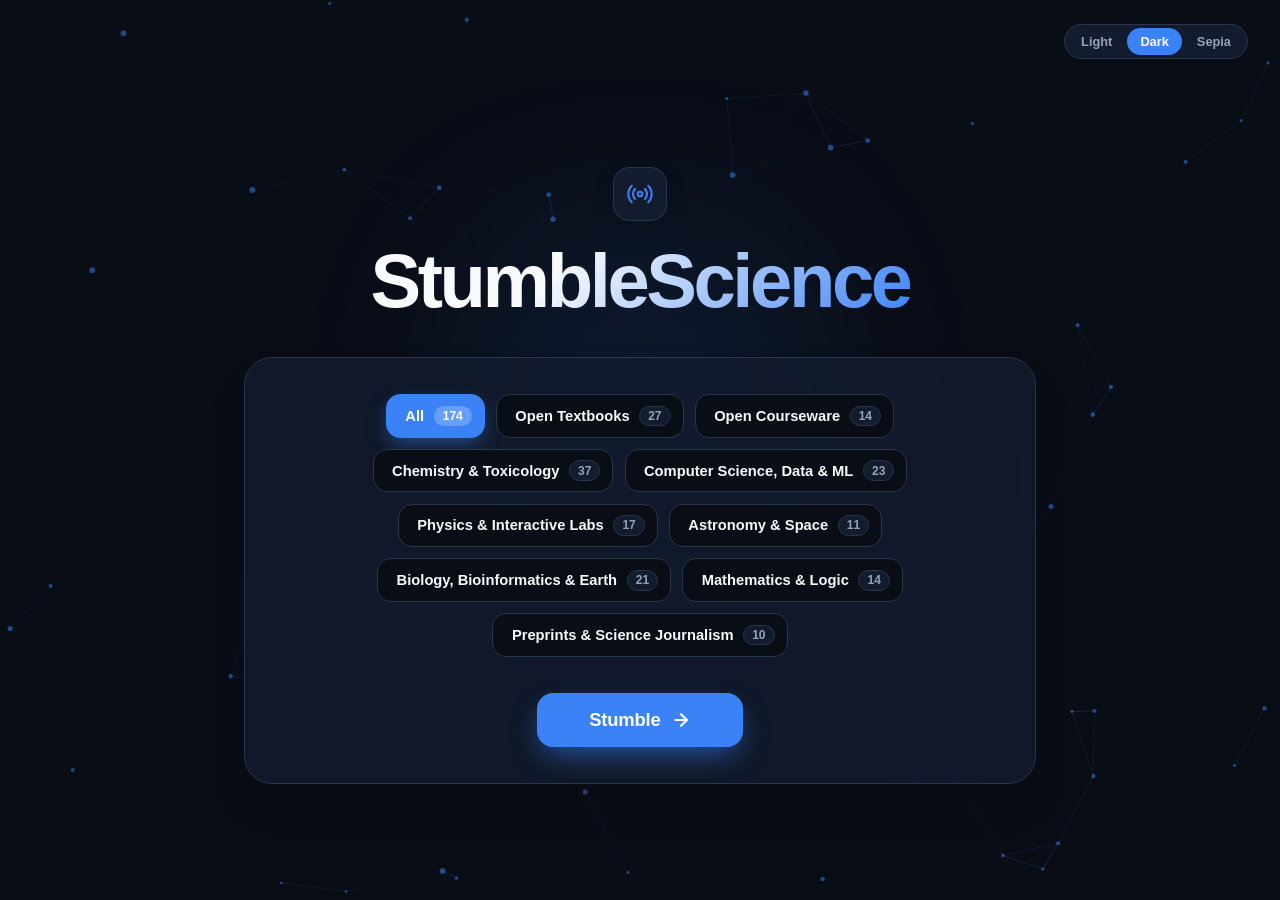
<file: index.html>
<!DOCTYPE html>
<html lang="en" data-theme="dark">
<head>
  <meta charset="UTF-8" />
  <meta name="viewport" content="width=device-width, initial-scale=1.0" />
  <title>StumbleScience</title>
  <link rel="stylesheet" href="style.css" />
</head>
<body class="intro-body">

  <!-- Animated Scientific Network Canvas + Ambient Glow -->
  <canvas id="bg-canvas" aria-hidden="true"></canvas>
  <div class="bg-glow" aria-hidden="true"></div>

  <!-- Top-Right Theme Switcher -->
  <header class="intro-header">
    <div class="theme-switcher">
      <button class="theme-btn" data-set-theme="light">Light</button>
      <button class="theme-btn" data-set-theme="dark">Dark</button>
      <button class="theme-btn" data-set-theme="sepia">Sepia</button>
    </div>
  </header>

  <!-- Centered Main Intro Content -->
  <main class="intro-main">
    <div class="intro-hero">
      <div class="atom-badge" aria-hidden="true">
        <svg width="28" height="28" viewBox="0 0 24 24" fill="none" stroke="currentColor" stroke-width="1.75" stroke-linecap="round" stroke-linejoin="round">
          <circle cx="12" cy="12" r="2"></circle>
          <path d="M16.24 7.76a6 6 0 0 1 0 8.49m-8.48-.01a6 6 0 0 1 0-8.49m11.31-2.82a10 10 0 0 1 0 14.14m-14.14 0a10 10 0 0 1 0-14.14"></path>
        </svg>
      </div>
      <h1 class="intro-title">StumbleScience</h1>
    </div>

    <div class="selector-panel">
      <div id="topic-container" class="topic-list"></div>

      <div class="launch-area">
        <button id="stumble-launch" class="stumble-big-btn">
          <span>Stumble</span>
          <svg class="btn-arrow" width="20" height="20" viewBox="0 0 24 24" fill="none" stroke="currentColor" stroke-width="2.5" stroke-linecap="round" stroke-linejoin="round">
            <path d="M5 12h14"></path>
            <path d="m12 5 7 7-7 7"></path>
          </svg>
        </button>
      </div>
    </div>
  </main>

  <script src="data.js"></script>
  <script>
    // --- Theme Setup ---
    const savedTheme = localStorage.getItem('stumblescience-theme') || 'dark';
    document.documentElement.setAttribute('data-theme', savedTheme);
    const themeBtns = document.querySelectorAll('.theme-btn');

    function syncTheme(theme) {
      themeBtns.forEach(btn => btn.classList.toggle('active', btn.dataset.setTheme === theme));
    }
    syncTheme(savedTheme);

    themeBtns.forEach(btn => {
      btn.addEventListener('click', () => {
        const theme = btn.dataset.setTheme;
        document.documentElement.setAttribute('data-theme', theme);
        localStorage.setItem('stumblescience-theme', theme);
        syncTheme(theme);
      });
    });

    // --- Render Topics with Live Counts ---
    const topicContainer = document.getElementById('topic-container');
    let selectedTopic = 'All';
    const topics = ['All', ...Object.keys(SITE_DATA)];
    const totalCount = Object.values(SITE_DATA).flat().length;

    function getCount(topic) {
      return topic === 'All' ? totalCount : (SITE_DATA[topic]?.length || 0);
    }

    function renderTopics() {
      topicContainer.innerHTML = '';
      topics.forEach(topic => {
        const btn = document.createElement('button');
        btn.className = 'topic-pill' + (topic === selectedTopic ? ' active' : '');

        const label = document.createElement('span');
        label.textContent = topic;

        const badge = document.createElement('span');
        badge.className = 'topic-count';
        badge.textContent = getCount(topic);

        btn.appendChild(label);
        btn.appendChild(badge);

        btn.onclick = () => {
          selectedTopic = topic;
          renderTopics();
        };
        topicContainer.appendChild(btn);
      });
    }
    renderTopics();

    // --- Launch Stumble Window ---
    function launchStumble() {
      window.open(`stumble.html?topic=${encodeURIComponent(selectedTopic)}`, '_blank');
    }
    document.getElementById('stumble-launch').addEventListener('click', launchStumble);

    // --- Background Network / Molecular Graph Animation ---
    const canvas = document.getElementById('bg-canvas');
    const ctx = canvas.getContext('2d');
    let particles = [];
    const mouse = { x: null, y: null };

    function resizeCanvas() {
      canvas.width = window.innerWidth;
      canvas.height = window.innerHeight;
    }
    window.addEventListener('resize', resizeCanvas);
    resizeCanvas();

    window.addEventListener('mousemove', (e) => {
      mouse.x = e.clientX;
      mouse.y = e.clientY;
    });
    window.addEventListener('mouseleave', () => {
      mouse.x = null;
      mouse.y = null;
    });

    const count = Math.min(65, Math.floor((window.innerWidth * window.innerHeight) / 18000));
    for (let i = 0; i < count; i++) {
      particles.push({
        x: Math.random() * canvas.width,
        y: Math.random() * canvas.height,
        vx: (Math.random() - 0.5) * 0.55,
        vy: (Math.random() - 0.5) * 0.55,
        r: Math.random() * 1.8 + 1.2
      });
    }

    function getThemeParticleColors() {
      const theme = document.documentElement.getAttribute('data-theme');
      if (theme === 'light') return { dot: 'rgba(37, 99, 235, 0.45)', line: '37, 99, 235' };
      if (theme === 'sepia') return { dot: 'rgba(180, 83, 9, 0.4)', line: '180, 83, 9' };
      return { dot: 'rgba(59, 130, 246, 0.5)', line: '59, 130, 246' };
    }

    function animate() {
      ctx.clearRect(0, 0, canvas.width, canvas.height);
      const colors = getThemeParticleColors();

      for (let i = 0; i < particles.length; i++) {
        const p = particles[i];
        p.x += p.vx;
        p.y += p.vy;

        if (p.x < 0 || p.x > canvas.width) p.vx *= -1;
        if (p.y < 0 || p.y > canvas.height) p.vy *= -1;

        ctx.beginPath();
        ctx.arc(p.x, p.y, p.r, 0, Math.PI * 2);
        ctx.fillStyle = colors.dot;
        ctx.fill();

        // Connect nearby nodes
        for (let j = i + 1; j < particles.length; j++) {
          const p2 = particles[j];
          const dx = p.x - p2.x;
          const dy = p.y - p2.y;
          const dist = Math.hypot(dx, dy);

          if (dist < 135) {
            ctx.beginPath();
            ctx.moveTo(p.x, p.y);
            ctx.lineTo(p2.x, p2.y);
            ctx.strokeStyle = `rgba(${colors.line}, ${0.22 * (1 - dist / 135)})`;
            ctx.lineWidth = 1;
            ctx.stroke();
          }
        }

        // Connect to cursor
        if (mouse.x !== null) {
          const dx = p.x - mouse.x;
          const dy = p.y - mouse.y;
          const dist = Math.hypot(dx, dy);
          if (dist < 160) {
            ctx.beginPath();
            ctx.moveTo(p.x, p.y);
            ctx.lineTo(mouse.x, mouse.y);
            ctx.strokeStyle = `rgba(${colors.line}, ${0.35 * (1 - dist / 160)})`;
            ctx.lineWidth = 1.2;
            ctx.stroke();
          }
        }
      }
      requestAnimationFrame(animate);
    }
    animate();
  </script>
</body>
</html>
</file>
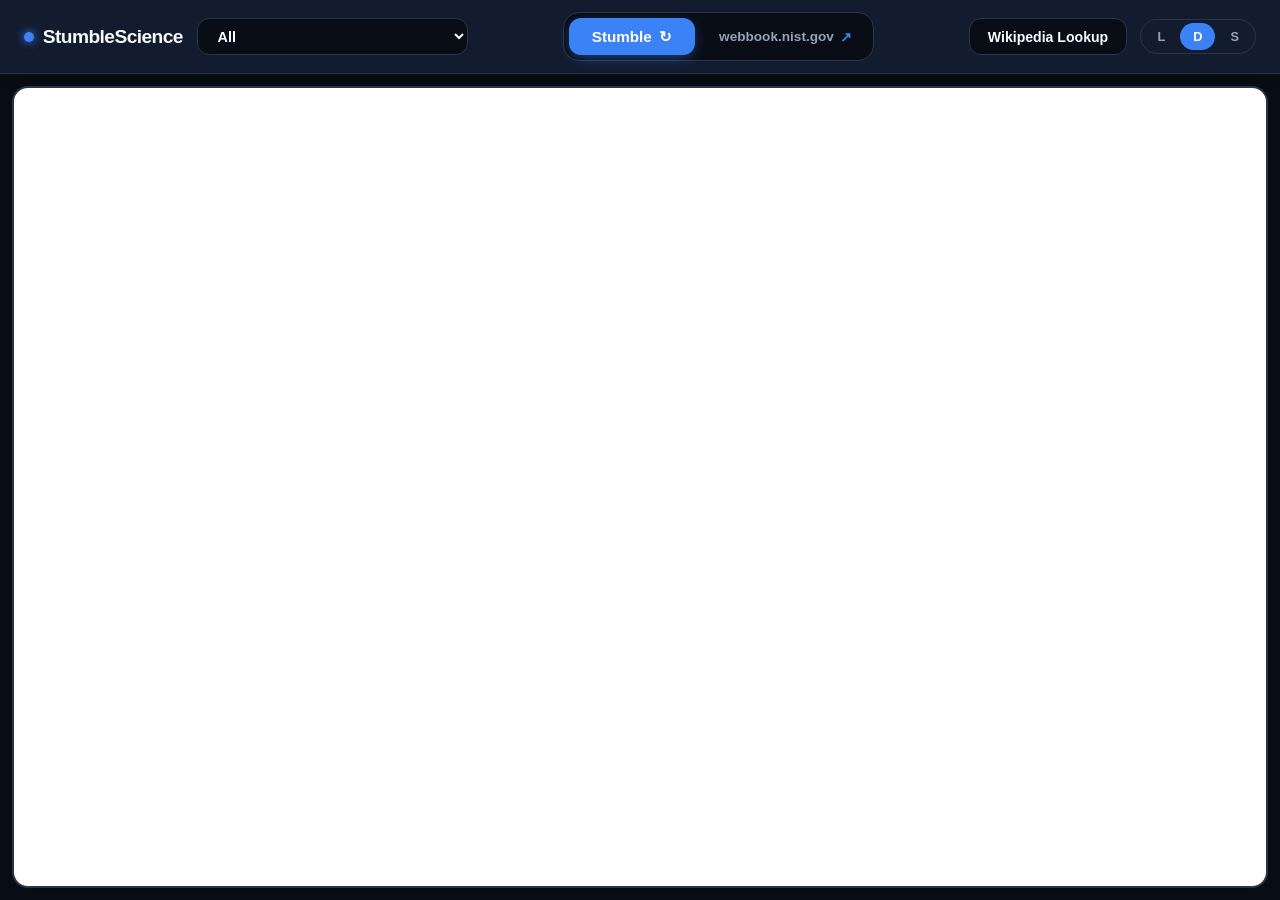
<file: stumble.html>
<!DOCTYPE html>
<html lang="en" data-theme="dark">
<head>
  <meta charset="UTF-8" />
  <meta name="viewport" content="width=device-width, initial-scale=1.0" />
  <title>StumbleScience</title>
  <link rel="stylesheet" href="style.css" />
</head>
<body class="viewer-body">

  <!-- Top Control Bar -->
  <header class="viewer-topbar">
    <div class="bar-group">
      <a href="index.html" class="viewer-brand">
        <span class="brand-dot"></span>
        <span>StumbleScience</span>
      </a>
      <select id="topic-select" class="viewer-select" aria-label="Topic Filter"></select>
    </div>

    <!-- Center Floating Dock -->
    <div class="bar-center-dock">
      <button id="next-btn" class="stumble-btn">
        <span>Stumble</span>
        <span class="spin-icon">↻</span>
      </button>
      <a id="direct-link" href="#" target="_blank" rel="noopener noreferrer" class="domain-pill" title="Open site in new tab">
        <span id="domain-label">Loading...</span>
        <span class="ext-arrow">↗</span>
      </a>
    </div>

    <div class="bar-group">
      <button id="wiki-btn" class="bar-btn">Wikipedia Lookup</button>
      <div class="theme-switcher">
        <button class="theme-btn" data-set-theme="light">L</button>
        <button class="theme-btn" data-set-theme="dark">D</button>
        <button class="theme-btn" data-set-theme="sepia">S</button>
      </div>
    </div>
  </header>

  <!-- Main Full-Screen Stage with Rounded Borders -->
  <main id="viewer-stage" class="viewer-stage">
    
    <!-- Primary Embedded Science Site -->
    <div class="frame-wrapper">
      <iframe id="site-frame" src="about:blank"></iframe>
    </div>

    <!-- Collapsible Wikipedia Lookup Panel -->
    <aside id="wiki-panel" class="wiki-panel hidden">
      <form id="wiki-form" class="wiki-bar">
        <input type="text" id="wiki-input" placeholder="Search Wikipedia Lookup..." autocomplete="off" />
        <button type="submit" class="stumble-btn">Search</button>
      </form>
      <iframe id="wiki-frame" src="https://en.m.wikipedia.org/wiki/Main_Page"></iframe>
    </aside>

  </main>

  <script src="data.js"></script>
  <script>
    // Theme setup
    const savedTheme = localStorage.getItem('stumblescience-theme') || 'dark';
    document.documentElement.setAttribute('data-theme', savedTheme);
    const themeBtns = document.querySelectorAll('.theme-btn');

    function syncTheme(theme) {
      themeBtns.forEach(btn => btn.classList.toggle('active', btn.dataset.setTheme === theme));
    }
    syncTheme(savedTheme);

    themeBtns.forEach(btn => {
      btn.addEventListener('click', () => {
        const theme = btn.dataset.setTheme;
        document.documentElement.setAttribute('data-theme', theme);
        localStorage.setItem('stumblescience-theme', theme);
        syncTheme(theme);
      });
    });

    // Topic & Randomizer setup
    const params = new URLSearchParams(window.location.search);
    let currentTopic = params.get('topic') || 'All';
    let lastUrl = '';

    const topicSelect = document.getElementById('topic-select');
    ['All', ...Object.keys(SITE_DATA)].forEach(topic => {
      const opt = document.createElement('option');
      opt.value = topic;
      opt.textContent = topic;
      if (topic === currentTopic) opt.selected = true;
      topicSelect.appendChild(opt);
    });

    function getUrls(topic) {
      if (topic === 'All' || !SITE_DATA[topic]) {
        return Object.values(SITE_DATA).flat();
      }
      return SITE_DATA[topic];
    }

    function loadRandomSite() {
      const pool = getUrls(currentTopic);
      if (!pool.length) return;

      let nextUrl = pool[Math.floor(Math.random() * pool.length)];
      if (pool.length > 1 && nextUrl === lastUrl) {
        nextUrl = pool[(pool.indexOf(nextUrl) + 1) % pool.length];
      }
      lastUrl = nextUrl;

      document.getElementById('site-frame').src = nextUrl;
      document.getElementById('direct-link').href = nextUrl;

      try {
        const hostname = new URL(nextUrl).hostname.replace('www.', '');
        document.getElementById('domain-label').textContent = hostname;
      } catch {
        document.getElementById('domain-label').textContent = 'Open Site';
      }
    }

    topicSelect.addEventListener('change', (e) => {
      currentTopic = e.target.value;
      loadRandomSite();
    });

    document.getElementById('next-btn').addEventListener('click', loadRandomSite);

    // Wikipedia Lookup Toggle & Search
    const wikiBtn = document.getElementById('wiki-btn');
    const wikiPanel = document.getElementById('wiki-panel');
    const viewerStage = document.getElementById('viewer-stage');
    const wikiForm = document.getElementById('wiki-form');
    const wikiInput = document.getElementById('wiki-input');
    const wikiFrame = document.getElementById('wiki-frame');

    wikiBtn.addEventListener('click', () => {
      const isHidden = wikiPanel.classList.toggle('hidden');
      wikiBtn.classList.toggle('active', !isHidden);
      viewerStage.classList.toggle('split', !isHidden);
      if (!isHidden) wikiInput.focus();
    });

    wikiForm.addEventListener('submit', (e) => {
      e.preventDefault();
      const q = wikiInput.value.trim();
      if (q) {
        wikiFrame.src = `https://en.m.wikipedia.org/w/index.php?search=${encodeURIComponent(q)}`;
      }
    });

    loadRandomSite();
  </script>
</body>
</html>
</file>
<file: style.css>
/* style.css */
:root, [data-theme="light"] {
  --bg: #f8fafc;
  --surface: #ffffff;
  --text: #0f172a;
  --muted: #64748b;
  --accent: #2563eb;
  --accent-hover: #1d4ed8;
  --border: #cbd5e1;
}

[data-theme="dark"] {
  --bg: #090d16;
  --surface: #131b2e;
  --text: #f8fafc;
  --muted: #94a3b8;
  --accent: #3b82f6;
  --accent-hover: #2563eb;
  --border: #293548;
}

[data-theme="sepia"] {
  --bg: #f4ecd8;
  --surface: #fbf6e9;
  --text: #3b2f2f;
  --muted: #7a6658;
  --accent: #b45309;
  --accent-hover: #92400e;
  --border: #d5c5a9;
}

* {
  box-sizing: border-box;
  margin: 0;
  padding: 0;
}

body {
  font-family: -apple-system, BlinkMacSystemFont, "Segoe UI", Inter, Roboto, sans-serif;
  background-color: var(--bg);
  color: var(--text);
  transition: background-color 0.25s ease, color 0.25s ease;
}

/* =========================================
   THEME SWITCHER
   ========================================= */
.theme-switcher {
  display: inline-flex;
  background: var(--surface);
  border: 1px solid var(--border);
  border-radius: 999px;
  padding: 3px;
  gap: 2px;
}

.theme-btn {
  background: transparent;
  border: none;
  color: var(--muted);
  padding: 6px 13px;
  border-radius: 999px;
  font-size: 0.8rem;
  font-weight: 600;
  cursor: pointer;
  transition: all 0.2s ease;
}

.theme-btn.active {
  background: var(--accent);
  color: #ffffff;
}

/* =========================================
   INTRO PAGE (index.html)
   ========================================= */
.intro-body {
  min-height: 100vh;
  display: flex;
  flex-direction: column;
  position: relative;
  overflow-x: hidden;
}

/* Subtle scientific dot matrix & radial glow */
/* --- Inside INTRO PAGE (index.html) section: replace .bg-grid with #bg-canvas --- */
#bg-canvas {
  position: fixed;
  inset: 0;
  width: 100vw;
  height: 100vh;
  pointer-events: none;
  z-index: 0;
}

.atom-badge {
  width: 56px;
  height: 56px;
  border-radius: 16px;
  background: var(--surface);
  border: 1.5px solid var(--border);
  color: var(--accent);
  display: flex;
  align-items: center;
  justify-content: center;
  margin-bottom: 1.25rem;
  box-shadow: 0 10px 30px -8px rgba(0, 0, 0, 0.2);
  animation: floatBadge 4s ease-in-out infinite;
}

@keyframes floatBadge {
  0%, 100% { transform: translateY(0px); }
  50% { transform: translateY(-6px); }
}

.bg-glow {
  position: fixed;
  top: 42%;
  left: 50%;
  transform: translate(-50%, -50%);
  width: 680px;
  height: 420px;
  background: radial-gradient(circle, var(--accent) 0%, transparent 70%);
  opacity: 0.14;
  filter: blur(70px);
  pointer-events: none;
  z-index: 0;
}

.intro-header {
  display: flex;
  justify-content: flex-end;
  padding: 1.5rem 2rem;
  position: relative;
  z-index: 2;
}

.intro-main {
  flex: 1;
  display: flex;
  flex-direction: column;
  align-items: center;
  justify-content: center;
  text-align: center;
  padding: 1.5rem;
  max-width: 840px;
  width: 100%;
  margin: -2rem auto 0;
  position: relative;
  z-index: 2;
}

.intro-hero {
  display: flex;
  flex-direction: column;
  align-items: center;
  margin-bottom: 2.25rem;
}

.atom-badge {
  width: 54px;
  height: 54px;
  border-radius: 16px;
  background: var(--surface);
  border: 1.5px solid var(--border);
  color: var(--accent);
  display: flex;
  align-items: center;
  justify-content: center;
  margin-bottom: 1.25rem;
  box-shadow: 0 10px 30px -8px rgba(0, 0, 0, 0.2);
}

.intro-title {
  font-size: clamp(2.8rem, 6.5vw, 4.75rem);
  font-weight: 850;
  letter-spacing: -0.045em;
  line-height: 1.05;
  background: linear-gradient(135deg, var(--text) 35%, var(--accent) 100%);
  -webkit-background-clip: text;
  -webkit-text-fill-color: transparent;
}

/* Frosted Glass Console for Topics + Button */
.selector-panel {
  background: color-mix(in srgb, var(--surface) 82%, transparent);
  backdrop-filter: blur(14px);
  -webkit-backdrop-filter: blur(14px);
  border: 1.5px solid var(--border);
  border-radius: 28px;
  padding: 2.25rem 2rem;
  width: 100%;
  box-shadow: 0 24px 48px -12px rgba(0, 0, 0, 0.18);
  display: flex;
  flex-direction: column;
  align-items: center;
  gap: 2.25rem;
}

.topic-list {
  display: flex;
  flex-wrap: wrap;
  justify-content: center;
  gap: 0.7rem;
}

.topic-pill {
  background: var(--bg);
  color: var(--text);
  border: 1.5px solid var(--border);
  padding: 0.65rem 0.75rem 0.65rem 1.15rem;
  border-radius: 14px;
  font-size: 0.92rem;
  font-weight: 600;
  cursor: pointer;
  display: inline-flex;
  align-items: center;
  gap: 0.6rem;
  transition: all 0.2s cubic-bezier(0.16, 1, 0.3, 1);
}

.topic-pill:hover {
  border-color: var(--accent);
  transform: translateY(-2px);
  box-shadow: 0 6px 16px -4px rgba(0, 0, 0, 0.12);
}

.topic-pill.active {
  background: var(--accent);
  border-color: var(--accent);
  color: #ffffff;
  box-shadow: 0 8px 20px -4px color-mix(in srgb, var(--accent) 55%, transparent);
}

.topic-count {
  font-size: 0.75rem;
  font-weight: 700;
  padding: 0.15rem 0.5rem;
  border-radius: 999px;
  background: var(--surface);
  color: var(--muted);
  border: 1px solid var(--border);
  transition: all 0.2s ease;
}

.topic-pill.active .topic-count {
  background: rgba(255, 255, 255, 0.22);
  color: #ffffff;
  border-color: transparent;
}

.launch-area {
  display: flex;
  justify-content: center;
  width: 100%;
}

.stumble-big-btn {
  background: var(--accent);
  color: #ffffff;
  border: none;
  padding: 1rem 3.25rem;
  border-radius: 16px;
  font-size: 1.15rem;
  font-weight: 700;
  letter-spacing: -0.01em;
  cursor: pointer;
  display: inline-flex;
  align-items: center;
  gap: 0.65rem;
  box-shadow: 0 12px 28px -6px color-mix(in srgb, var(--accent) 60%, transparent);
  transition: all 0.22s cubic-bezier(0.16, 1, 0.3, 1);
}

.stumble-big-btn:hover {
  background: var(--accent-hover);
  transform: translateY(-2px) scale(1.015);
}

.stumble-big-btn:active {
  transform: translateY(0) scale(0.99);
}

.btn-arrow {
  transition: transform 0.2s ease;
}

.stumble-big-btn:hover .btn-arrow {
  transform: translateX(4px);
}

@media (max-width: 600px) {
  .selector-panel {
    padding: 1.5rem 1.15rem;
    border-radius: 22px;
  }
  .stumble-big-btn {
    width: 100%;
    justify-content: center;
  }
}

/* =========================================
   VIEWER PAGE (stumble.html) — 74px Taller Bar
   ========================================= */
.viewer-body {
  height: 100vh;
  width: 100vw;
  overflow: hidden;
  display: grid;
  grid-template-rows: 74px 1fr;
}

.viewer-topbar {
  background: var(--surface);
  border-bottom: 1.5px solid var(--border);
  padding: 0 1.5rem;
  display: flex;
  align-items: center;
  justify-content: space-between;
  gap: 1rem;
  box-shadow: 0 4px 20px -4px rgba(0, 0, 0, 0.08);
  z-index: 10;
}

.bar-group {
  display: flex;
  align-items: center;
  gap: 0.85rem;
}

.viewer-brand {
  display: inline-flex;
  align-items: center;
  gap: 0.55rem;
  font-weight: 800;
  font-size: 1.2rem;
  color: var(--text);
  text-decoration: none;
  letter-spacing: -0.03em;
}

.brand-dot {
  width: 10px;
  height: 10px;
  border-radius: 50%;
  background: var(--accent);
  box-shadow: 0 0 10px var(--accent);
}

.viewer-select {
  background: var(--bg);
  color: var(--text);
  border: 1.5px solid var(--border);
  padding: 0.55rem 1rem;
  border-radius: 12px;
  font-size: 0.9rem;
  font-weight: 600;
  outline: none;
  cursor: pointer;
  transition: border-color 0.2s ease;
}

.viewer-select:hover, .viewer-select:focus {
  border-color: var(--accent);
}

/* Center Control Dock inside the Stumble Bar */
.bar-center-dock {
  display: flex;
  align-items: center;
  gap: 0.5rem;
  background: var(--bg);
  padding: 5px;
  border-radius: 16px;
  border: 1.5px solid var(--border);
}

.stumble-btn {
  background: var(--accent);
  color: #ffffff;
  border: none;
  padding: 0.6rem 1.45rem;
  border-radius: 12px;
  font-size: 0.95rem;
  font-weight: 700;
  cursor: pointer;
  display: inline-flex;
  align-items: center;
  gap: 0.45rem;
  box-shadow: 0 4px 14px -3px color-mix(in srgb, var(--accent) 55%, transparent);
  transition: all 0.2s ease;
}

.stumble-btn:hover {
  background: var(--accent-hover);
  transform: translateY(-1px);
}

.stumble-btn:active {
  transform: translateY(0);
}

.spin-icon {
  display: inline-block;
  transition: transform 0.35s ease;
}

.stumble-btn:hover .spin-icon {
  transform: rotate(180deg);
}

.domain-pill {
  color: var(--muted);
  text-decoration: none;
  font-size: 0.85rem;
  font-weight: 600;
  padding: 0.55rem 1rem;
  border-radius: 11px;
  display: inline-flex;
  align-items: center;
  gap: 0.4rem;
  transition: all 0.2s ease;
}

.domain-pill:hover {
  background: var(--surface);
  color: var(--text);
}

.ext-arrow {
  color: var(--accent);
  font-weight: 700;
}

.bar-btn {
  background: var(--bg);
  color: var(--text);
  border: 1.5px solid var(--border);
  padding: 0.6rem 1.1rem;
  border-radius: 12px;
  font-size: 0.88rem;
  font-weight: 600;
  text-decoration: none;
  cursor: pointer;
  transition: all 0.2s ease;
}

.bar-btn:hover, .bar-btn.active {
  border-color: var(--accent);
  color: var(--accent);
}

/* Main Stage adjusted for 74px Topbar */
.viewer-stage {
  width: 100%;
  height: calc(100vh - 74px);
  padding: 12px;
  display: grid;
  grid-template-columns: 1fr;
  gap: 12px;
}

.viewer-stage.split {
  grid-template-columns: 1fr 420px;
}

.frame-wrapper {
  width: 100%;
  height: 100%;
  border: 2px solid var(--border);
  border-radius: 16px;
  overflow: hidden;
  background: #ffffff;
  box-shadow: 0 8px 24px rgba(0, 0, 0, 0.12);
}

#site-frame {
  width: 100%;
  height: 100%;
  border: none;
  display: block;
}

/* Wikipedia Lookup Panel */
.wiki-panel {
  width: 100%;
  height: 100%;
  border: 2px solid var(--border);
  border-radius: 16px;
  overflow: hidden;
  background: var(--surface);
  display: grid;
  grid-template-rows: 56px 1fr;
  box-shadow: 0 8px 24px rgba(0, 0, 0, 0.12);
}

.wiki-panel.hidden {
  display: none;
}

.wiki-bar {
  padding: 0.55rem;
  border-bottom: 1px solid var(--border);
  display: flex;
  gap: 0.5rem;
  background: var(--surface);
}

.wiki-bar input {
  flex: 1;
  background: var(--bg);
  color: var(--text);
  border: 1.5px solid var(--border);
  padding: 0.45rem 0.8rem;
  border-radius: 10px;
  font-size: 0.88rem;
  outline: none;
}

.wiki-bar input:focus {
  border-color: var(--accent);
}

#wiki-frame {
  width: 100%;
  height: 100%;
  border: none;
  display: block;
  background: #ffffff;
}
</file>
